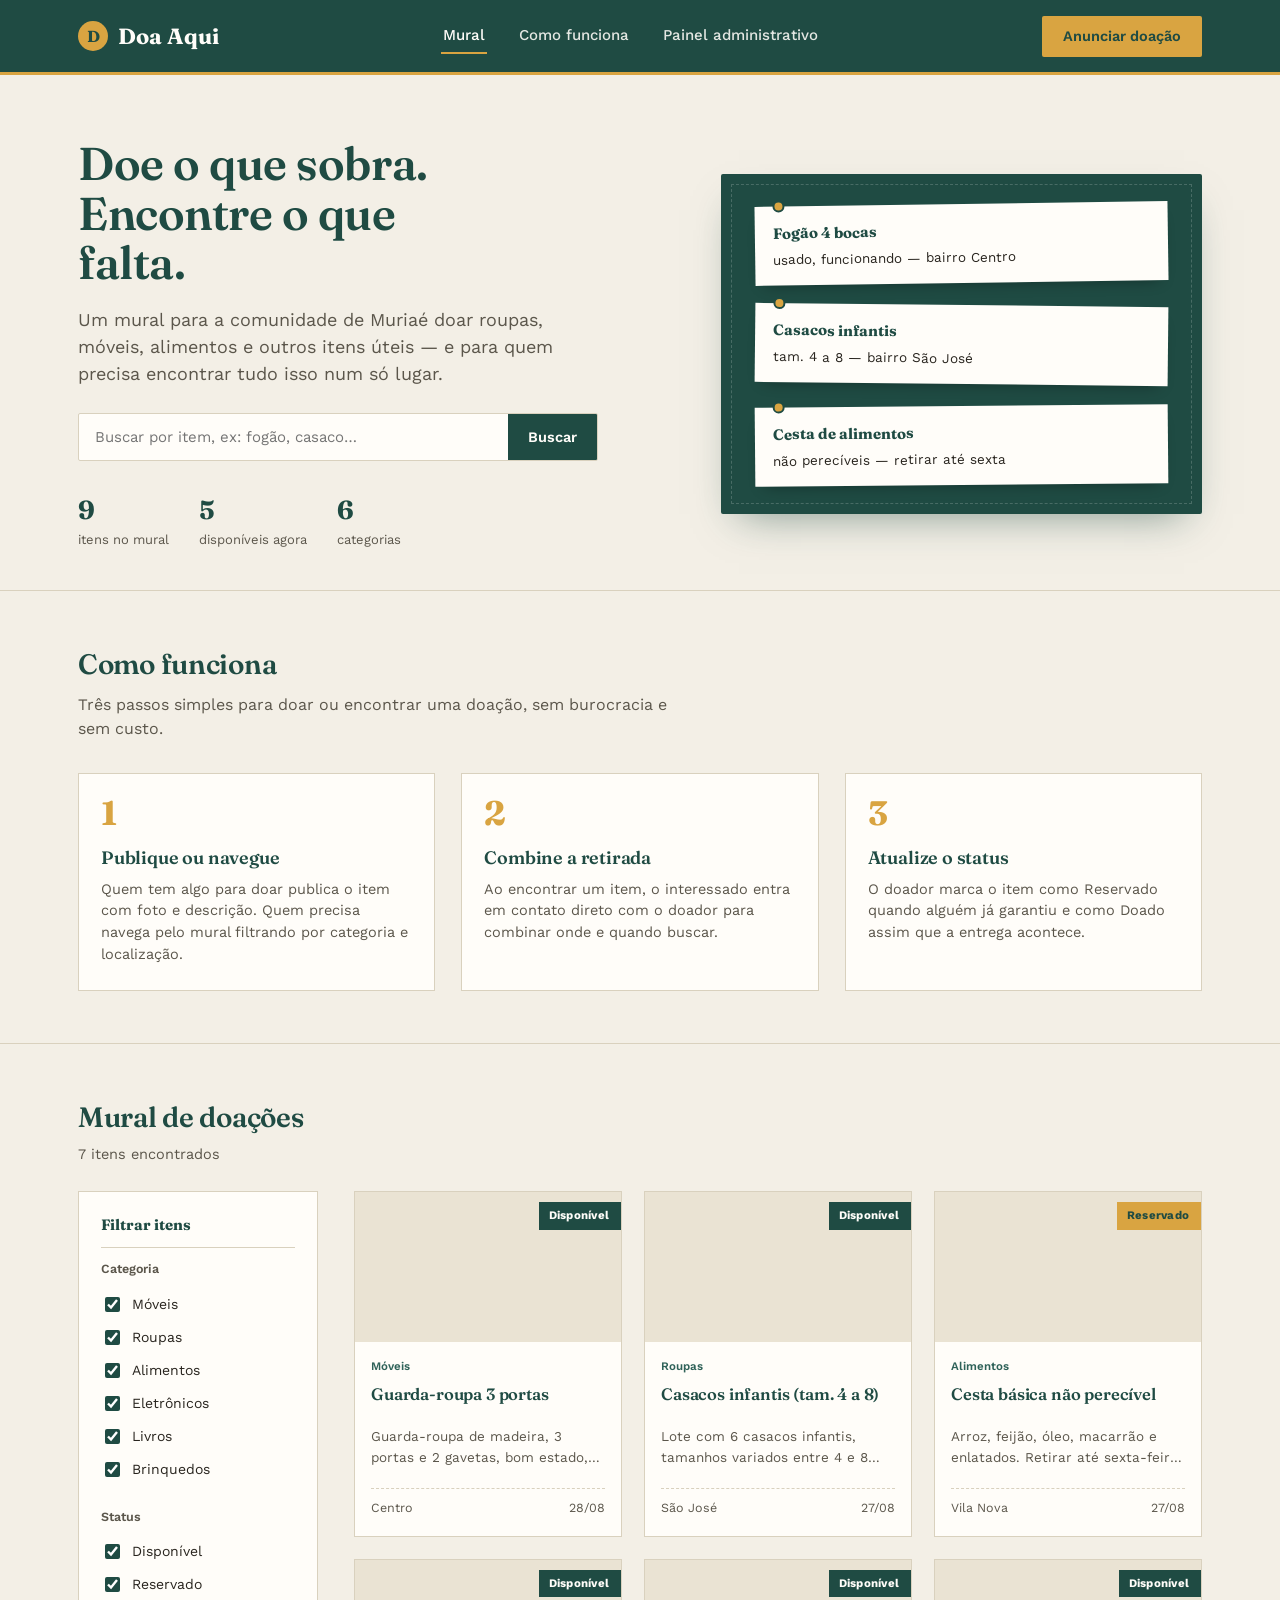
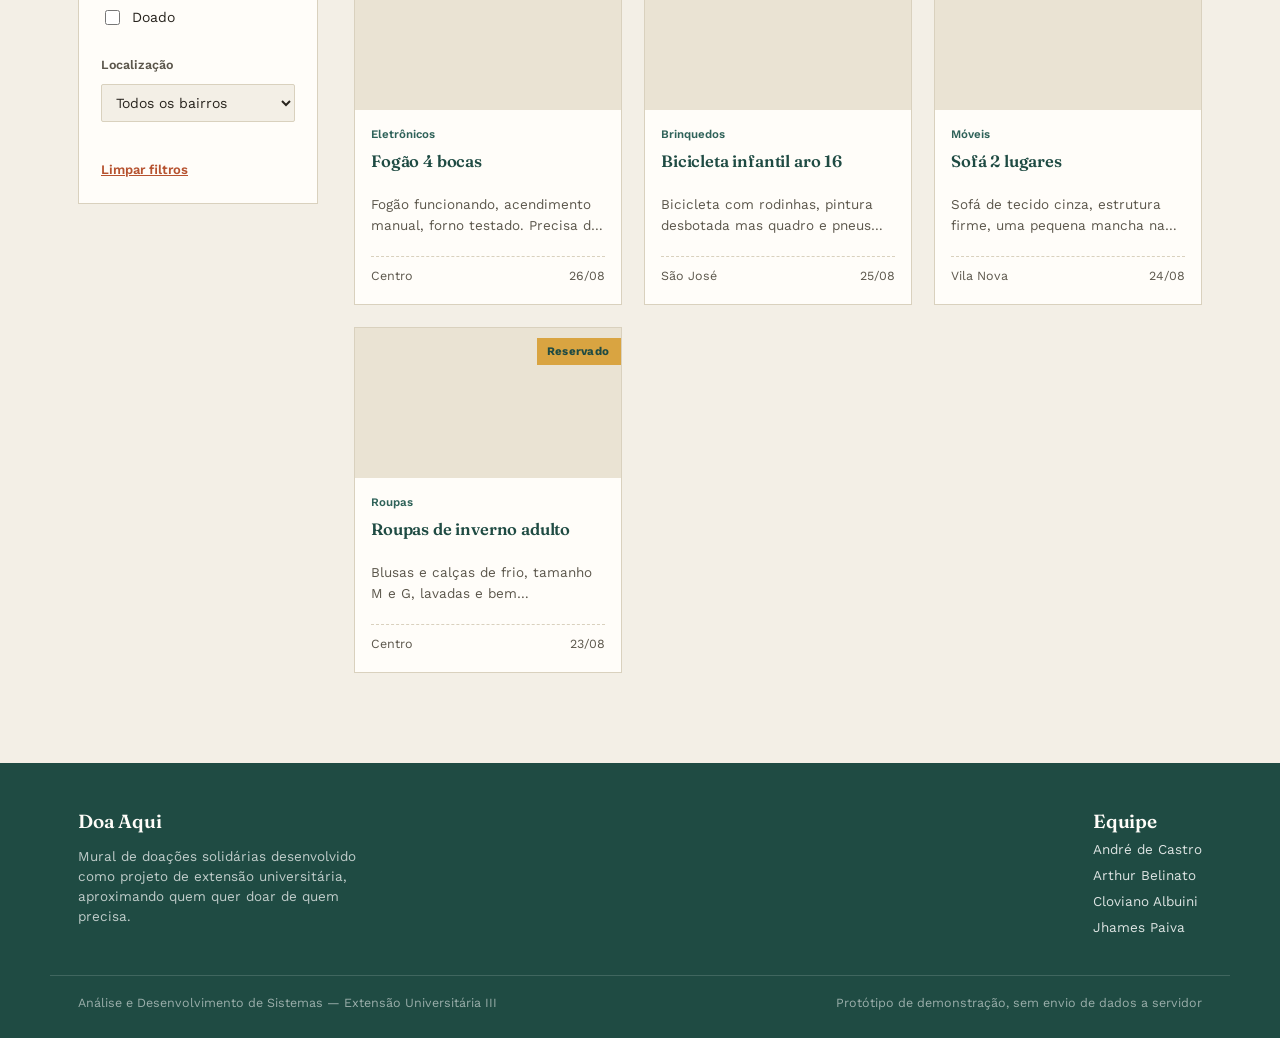
<file: index.html>
<!DOCTYPE html>
<html lang="pt-BR">
<head>
<meta charset="UTF-8">
<meta name="viewport" content="width=device-width, initial-scale=1.0">
<title>Doa Aqui — Mural de Doações Solidárias</title>
<link rel="preconnect" href="https://fonts.googleapis.com">
<link href="https://fonts.googleapis.com/css2?family=Fraunces:opsz,wght@9..144,500;9..144,600;9..144,700&family=Work+Sans:wght@400;500;600;700&display=swap" rel="stylesheet">
<link rel="stylesheet" href="css/base.css">
<link rel="stylesheet" href="css/cabecalho.css">
<link rel="stylesheet" href="css/hero.css">
<link rel="stylesheet" href="css/como-funciona.css">
<link rel="stylesheet" href="css/mural.css">
<link rel="stylesheet" href="css/modal.css">
<link rel="stylesheet" href="css/toast.css">
<link rel="stylesheet" href="css/rodape.css">
<link rel="stylesheet" href="css/responsivo.css">
</head>
<body>

<header class="site">
  <div class="wrap">
    <a href="index.html" class="logo"><span class="mark">D</span>Doa Aqui</a>
    <nav class="main">
      <a href="index.html" class="active">Mural</a>
      <a href="index.html#como-funciona">Como funciona</a>
      <a href="admin.html">Painel administrativo</a>
    </nav>
    <button class="btn btn-gold" id="btn-open-form">Anunciar doação</button>
  </div>
</header>

<main>

  <section class="hero">
    <div class="wrap hero-grid">
      <div>
        <h1>Doe o que sobra. Encontre o que falta.</h1>
        <p class="lead">Um mural para a comunidade de Muriaé doar roupas, móveis, alimentos e outros itens úteis — e para quem precisa encontrar tudo isso num só lugar.</p>
        <form class="search-box" id="search-form">
          <input type="text" id="search-input" placeholder="Buscar por item, ex: fogão, casaco…" aria-label="Buscar item">
          <button type="submit">Buscar</button>
        </form>
        <div class="stat-row">
          <div class="stat"><b id="stat-total">—</b><span>itens no mural</span></div>
          <div class="stat"><b id="stat-disponiveis">—</b><span>disponíveis agora</span></div>
          <div class="stat"><b>6</b><span>categorias</span></div>
        </div>
      </div>
      <div class="hero-board" aria-hidden="true">
        <div class="tag-note" style="--r:-0.8deg"><span class="pin"></span><b>Fogão 4 bocas</b>usado, funcionando — bairro Centro</div>
        <div class="tag-note" style="--r:0.6deg"><span class="pin"></span><b>Casacos infantis</b>tam. 4 a 8 — bairro São José</div>
        <div class="tag-note" style="--r:-0.5deg"><span class="pin"></span><b>Cesta de alimentos</b>não perecíveis — retirar até sexta</div>
      </div>
    </div>
  </section>

  <section class="how" id="como-funciona">
    <div class="wrap">
      <h2>Como funciona</h2>
      <p class="sub">Três passos simples para doar ou encontrar uma doação, sem burocracia e sem custo.</p>
      <div class="steps">
        <div class="step">
          <div class="num">1</div>
          <h3>Publique ou navegue</h3>
          <p>Quem tem algo para doar publica o item com foto e descrição. Quem precisa navega pelo mural filtrando por categoria e localização.</p>
        </div>
        <div class="step">
          <div class="num">2</div>
          <h3>Combine a retirada</h3>
          <p>Ao encontrar um item, o interessado entra em contato direto com o doador para combinar onde e quando buscar.</p>
        </div>
        <div class="step">
          <div class="num">3</div>
          <h3>Atualize o status</h3>
          <p>O doador marca o item como Reservado quando alguém já garantiu e como Doado assim que a entrega acontece.</p>
        </div>
      </div>
    </div>
  </section>

  <section class="mural" id="mural">
    <div class="wrap">
      <div class="mural-head">
        <div>
          <h2>Mural de doações</h2>
          <p id="results-count">Carregando itens…</p>
        </div>
      </div>
      <div class="mural-layout">
        <aside class="filters">
          <h4>Filtrar itens</h4>
          <div class="filter-group">
            <span class="label">Categoria</span>
            <div id="category-filters"></div>
          </div>
          <div class="filter-group">
            <span class="label">Status</span>
            <label class="chip-option"><input type="checkbox" class="status-filter" value="Disponível" checked> Disponível</label>
            <label class="chip-option"><input type="checkbox" class="status-filter" value="Reservado" checked> Reservado</label>
            <label class="chip-option"><input type="checkbox" class="status-filter" value="Doado"> Doado</label>
          </div>
          <div class="filter-group">
            <span class="label">Localização</span>
            <select class="filter-select" id="location-filter">
              <option value="">Todos os bairros</option>
            </select>
          </div>
          <button class="clear-filters" id="clear-filters">Limpar filtros</button>
        </aside>
        <div>
          <div class="grid" id="items-grid"></div>
        </div>
      </div>
    </div>
  </section>
</main>

<footer>
  <div class="wrap footer-grid">
    <div>
      <h3>Doa Aqui</h3>
      <p>Mural de doações solidárias desenvolvido como projeto de extensão universitária, aproximando quem quer doar de quem precisa.</p>
    </div>
    <div>
      <h3>Equipe</h3>
      <ul class="team-list">
        <li>André de Castro</li>
        <li>Arthur Belinato</li>
        <li>Cloviano Albuini</li>
        <li>Jhames Paiva</li>
      </ul>
    </div>
  </div>
  <div class="wrap foot-bottom">
    <span>Análise e Desenvolvimento de Sistemas — Extensão Universitária III</span>
    <span>Protótipo de demonstração, sem envio de dados a servidor</span>
  </div>
</footer>

<div class="overlay" id="detail-overlay">
  <div class="modal">
    <div class="modal-head">
      <h3>Detalhes do item</h3>
      <button class="modal-close" data-close>&times;</button>
    </div>
    <div class="modal-body" id="detail-body"></div>
  </div>
</div>

<div class="overlay" id="form-overlay">
  <div class="modal">
    <div class="modal-head">
      <h3>Anunciar uma doação</h3>
      <button class="modal-close" data-close>&times;</button>
    </div>
    <div class="modal-body">
      <form id="new-item-form">
        <div class="field">
          <label for="f-title">Nome do item</label>
          <input type="text" id="f-title" placeholder="Ex: Guarda-roupa 3 portas" required>
        </div>
        <div class="field-row">
          <div class="field">
            <label for="f-category">Categoria</label>
            <select id="f-category" required>
              <option value="">Selecione</option>
              <option>Roupas</option>
              <option>Móveis</option>
              <option>Alimentos</option>
              <option>Eletrônicos</option>
              <option>Livros</option>
              <option>Brinquedos</option>
            </select>
          </div>
          <div class="field">
            <label for="f-location">Bairro</label>
            <select id="f-location" required>
              <option value="">Selecione</option>
              <option>Centro</option>
              <option>São José</option>
              <option>Vila Nova</option>
              <option>Bela Vista</option>
            </select>
          </div>
        </div>
        <div class="field">
          <label for="f-desc">Descrição</label>
          <textarea id="f-desc" placeholder="Conte o estado do item e detalhes que ajudam quem for buscar" required></textarea>
        </div>
        <div class="field">
          <label>Foto do item</label>
          <div class="upload-box">
            <b>Arraste uma foto ou clique para escolher</b>
            por enquanto o mural ainda não exibe fotos dos itens
          </div>
        </div>
        <div class="field">
          <label for="f-contact">Contato (WhatsApp)</label>
          <input type="text" id="f-contact" placeholder="(32) 9____-____" required>
        </div>
        <p class="hint">Seu anúncio entra na fila de moderação e aparece no mural após aprovação.</p>
        <div class="modal-actions" style="margin-top:18px;">
          <button type="submit" class="btn btn-forest">Publicar doação</button>
          <button type="button" class="btn btn-ghost" data-close>Cancelar</button>
        </div>
      </form>
    </div>
  </div>
</div>

<div class="toast" id="toast"><span class="dot"></span><span id="toast-text"></span></div>

<script src="js/dados.js"></script>
<script src="js/armazenamento.js"></script>
<script src="js/utilitarios.js"></script>
<script src="js/modais.js"></script>
<script src="js/mural.js"></script>
<script src="js/detalhe.js"></script>
<script src="js/filtros.js"></script>
<script src="js/formulario.js"></script>
<script src="js/init-mural.js"></script>
</body>
</html>
</file>
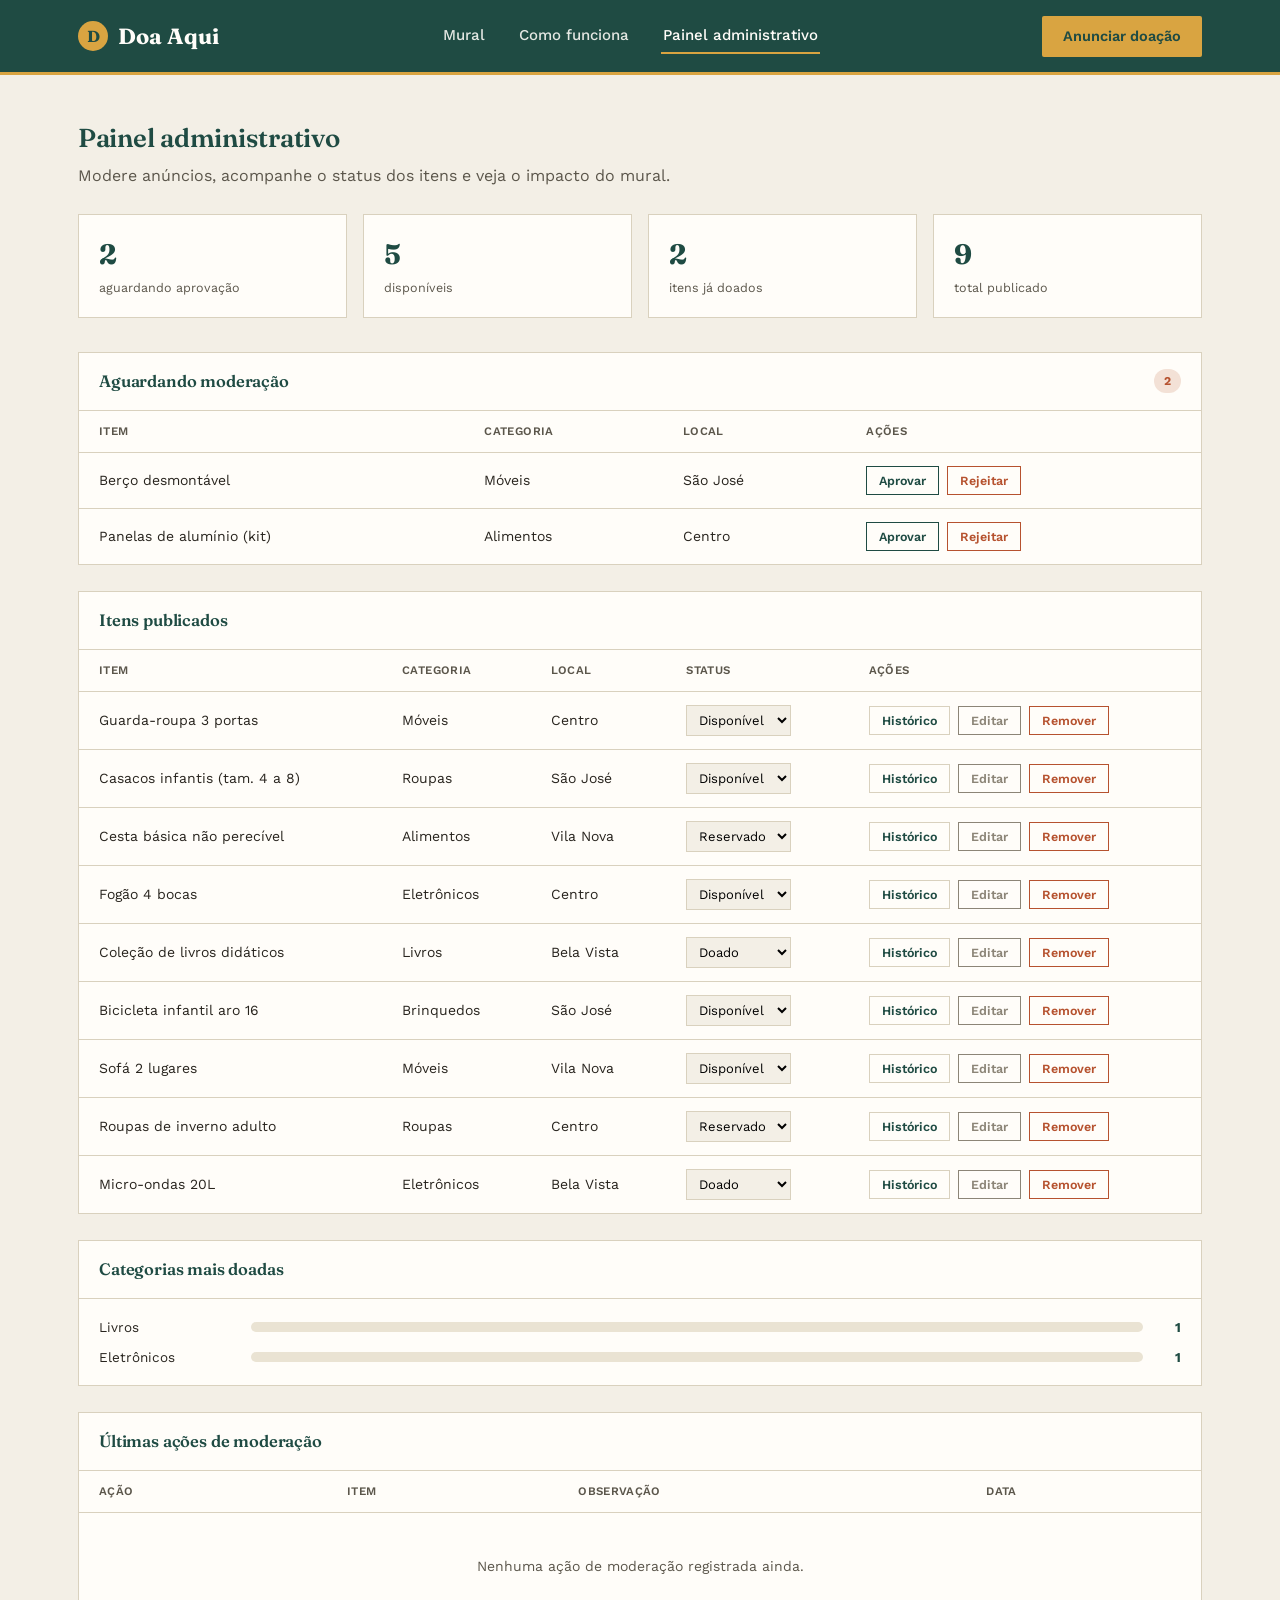
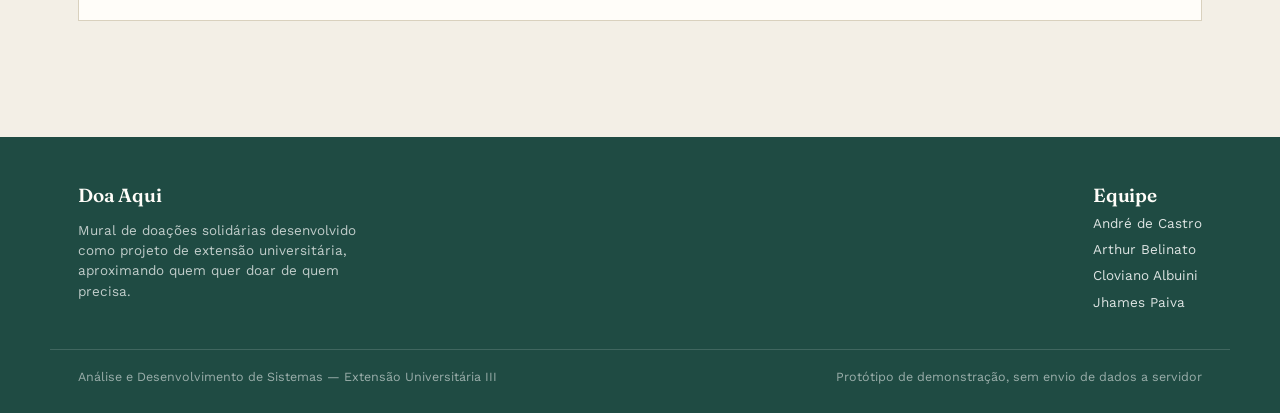
<file: admin.html>
<!DOCTYPE html>
<html lang="pt-BR">
<head>
<meta charset="UTF-8">
<meta name="viewport" content="width=device-width, initial-scale=1.0">
<title>Painel administrativo — Doa Aqui</title>
<link rel="preconnect" href="https://fonts.googleapis.com">
<link href="https://fonts.googleapis.com/css2?family=Fraunces:opsz,wght@9..144,500;9..144,600;9..144,700&family=Work+Sans:wght@400;500;600;700&display=swap" rel="stylesheet">
<link rel="stylesheet" href="css/base.css">
<link rel="stylesheet" href="css/cabecalho.css">
<link rel="stylesheet" href="css/modal.css">
<link rel="stylesheet" href="css/toast.css">
<link rel="stylesheet" href="css/admin.css">
<link rel="stylesheet" href="css/rodape.css">
<link rel="stylesheet" href="css/responsivo.css">
</head>
<body>

<header class="site">
  <div class="wrap">
    <a href="index.html" class="logo"><span class="mark">D</span>Doa Aqui</a>
    <nav class="main">
      <a href="index.html">Mural</a>
      <a href="index.html#como-funciona">Como funciona</a>
      <a href="admin.html" class="active">Painel administrativo</a>
    </nav>
    <button class="btn btn-gold" id="btn-open-form">Anunciar doação</button>
  </div>
</header>

<section class="admin-section">
  <div class="wrap">
    <div class="admin-head">
      <h2>Painel administrativo</h2>
      <p>Modere anúncios, acompanhe o status dos itens e veja o impacto do mural.</p>
    </div>
    <div class="admin-stats">
      <div class="admin-stat"><b id="a-stat-pend">—</b><span>aguardando aprovação</span></div>
      <div class="admin-stat"><b id="a-stat-disp">—</b><span>disponíveis</span></div>
      <div class="admin-stat"><b id="a-stat-doado">—</b><span>itens já doados</span></div>
      <div class="admin-stat"><b id="a-stat-total">—</b><span>total publicado</span></div>
    </div>

    <div class="admin-panel">
      <div class="admin-panel-head">
        <h3>Aguardando moderação</h3>
        <span class="count-badge" id="pending-count">0</span>
      </div>
      <table class="admin-table" id="pending-table">
        <thead><tr><th>Item</th><th>Categoria</th><th>Local</th><th>Ações</th></tr></thead>
        <tbody></tbody>
      </table>
    </div>

    <div class="admin-panel">
      <div class="admin-panel-head"><h3>Itens publicados</h3></div>
      <table class="admin-table" id="published-table">
        <thead><tr><th>Item</th><th>Categoria</th><th>Local</th><th>Status</th><th>Ações</th></tr></thead>
        <tbody></tbody>
      </table>
    </div>

    <div class="admin-panel">
      <div class="admin-panel-head"><h3>Categorias mais doadas</h3></div>
      <div class="admin-metric-list" id="top-categories"></div>
    </div>

    <div class="admin-panel">
      <div class="admin-panel-head"><h3>Últimas ações de moderação</h3></div>
      <table class="admin-table" id="log-table">
        <thead><tr><th>Ação</th><th>Item</th><th>Observação</th><th>Data</th></tr></thead>
        <tbody></tbody>
      </table>
    </div>
  </div>
</section>

<footer>
  <div class="wrap footer-grid">
    <div>
      <h3>Doa Aqui</h3>
      <p>Mural de doações solidárias desenvolvido como projeto de extensão universitária, aproximando quem quer doar de quem precisa.</p>
    </div>
    <div>
      <h3>Equipe</h3>
      <ul class="team-list">
        <li>André de Castro</li>
        <li>Arthur Belinato</li>
        <li>Cloviano Albuini</li>
        <li>Jhames Paiva</li>
      </ul>
    </div>
  </div>
  <div class="wrap foot-bottom">
    <span>Análise e Desenvolvimento de Sistemas — Extensão Universitária III</span>
    <span>Protótipo de demonstração, sem envio de dados a servidor</span>
  </div>
</footer>

<div class="overlay" id="form-overlay">
  <div class="modal">
    <div class="modal-head">
      <h3>Anunciar uma doação</h3>
      <button class="modal-close" data-close>&times;</button>
    </div>
    <div class="modal-body">
      <form id="new-item-form">
        <div class="field">
          <label for="f-title">Nome do item</label>
          <input type="text" id="f-title" placeholder="Ex: Guarda-roupa 3 portas" required>
        </div>
        <div class="field-row">
          <div class="field">
            <label for="f-category">Categoria</label>
            <select id="f-category" required>
              <option value="">Selecione</option>
              <option>Roupas</option>
              <option>Móveis</option>
              <option>Alimentos</option>
              <option>Eletrônicos</option>
              <option>Livros</option>
              <option>Brinquedos</option>
            </select>
          </div>
          <div class="field">
            <label for="f-location">Bairro</label>
            <select id="f-location" required>
              <option value="">Selecione</option>
              <option>Centro</option>
              <option>São José</option>
              <option>Vila Nova</option>
              <option>Bela Vista</option>
            </select>
          </div>
        </div>
        <div class="field">
          <label for="f-desc">Descrição</label>
          <textarea id="f-desc" placeholder="Conte o estado do item e detalhes que ajudam quem for buscar" required></textarea>
        </div>
        <div class="field">
          <label>Foto do item</label>
          <div class="upload-box">
            <b>Arraste uma foto ou clique para escolher</b>
            por enquanto o mural ainda não exibe fotos dos itens
          </div>
        </div>
        <div class="field">
          <label for="f-contact">Contato (WhatsApp)</label>
          <input type="text" id="f-contact" placeholder="(32) 9____-____" required>
        </div>
        <p class="hint">Seu anúncio entra na fila de moderação e aparece no mural após aprovação.</p>
        <div class="modal-actions" style="margin-top:18px;">
          <button type="submit" class="btn btn-forest">Publicar doação</button>
          <button type="button" class="btn btn-ghost" data-close>Cancelar</button>
        </div>
      </form>
    </div>
  </div>
</div>

<div class="overlay" id="edit-overlay">
  <div class="modal">
    <div class="modal-head">
      <h3>Editar item</h3>
      <button class="modal-close" data-close>&times;</button>
    </div>
    <div class="modal-body">
      <form id="edit-item-form">
        <input type="hidden" id="e-id">
        <div class="field">
          <label for="e-title">Nome do item</label>
          <input type="text" id="e-title" required>
        </div>
        <div class="field-row">
          <div class="field">
            <label for="e-category">Categoria</label>
            <select id="e-category" required>
              <option>Roupas</option>
              <option>Móveis</option>
              <option>Alimentos</option>
              <option>Eletrônicos</option>
              <option>Livros</option>
              <option>Brinquedos</option>
            </select>
          </div>
          <div class="field">
            <label for="e-location">Bairro</label>
            <select id="e-location" required>
              <option>Centro</option>
              <option>São José</option>
              <option>Vila Nova</option>
              <option>Bela Vista</option>
            </select>
          </div>
        </div>
        <div class="field">
          <label for="e-desc">Descrição</label>
          <textarea id="e-desc" required></textarea>
        </div>
        <div class="field">
          <label for="e-contact">Contato (WhatsApp)</label>
          <input type="text" id="e-contact" required>
        </div>
        <div class="modal-actions" style="margin-top:18px;">
          <button type="submit" class="btn btn-forest">Salvar alterações</button>
          <button type="button" class="btn btn-ghost" data-close>Cancelar</button>
        </div>
      </form>
    </div>
  </div>
</div>

<div class="overlay" id="reject-overlay">
  <div class="modal">
    <div class="modal-head">
      <h3>Rejeitar anúncio</h3>
      <button class="modal-close" data-close>&times;</button>
    </div>
    <div class="modal-body">
      <form id="reject-form">
        <input type="hidden" id="r-id">
        <div class="field">
          <label for="r-obs">Motivo (opcional)</label>
          <textarea id="r-obs" placeholder="Ex: foto não corresponde ao item, descrição incompleta…"></textarea>
        </div>
        <div class="modal-actions" style="margin-top:18px;">
          <button type="submit" class="btn btn-brick">Confirmar rejeição</button>
          <button type="button" class="btn btn-ghost" data-close>Cancelar</button>
        </div>
      </form>
    </div>
  </div>
</div>

<div class="overlay" id="history-overlay">
  <div class="modal">
    <div class="modal-head">
      <h3>Histórico de status</h3>
      <button class="modal-close" data-close>&times;</button>
    </div>
    <div class="modal-body" id="history-body"></div>
  </div>
</div>

<div class="toast" id="toast"><span class="dot"></span><span id="toast-text"></span></div>

<script src="js/dados.js"></script>
<script src="js/armazenamento.js"></script>
<script src="js/utilitarios.js"></script>
<script src="js/modais.js"></script>
<script src="js/formulario.js"></script>
<script src="js/admin.js"></script>
<script src="js/init-admin.js"></script>
</body>
</html>
</file>
<file: css/base.css>
:root{
    --forest:#1F4B43;
    --forest-light:#2F6259;
    --forest-pale:#E4ECE9;
    --gold:#D9A441;
    --gold-pale:#F6E8CB;
    --brick:#B6522F;
    --brick-pale:#F3E1D6;
    --gray:#8C8577;
    --gray-pale:#EAE6DD;
    --paper:#F3EFE6;
    --paper-alt:#EAE3D3;
    --ink:#28241E;
    --ink-soft:#5B564B;
    --line:#D9D1BE;
    --white:#FFFDF9;
    --radius:2px;
  }
  *{box-sizing:border-box;}
  html{scroll-behavior:smooth;}
  body{
    margin:0;
    background:var(--paper);
    color:var(--ink);
    font-family:'Work Sans',sans-serif;
    font-size:16px;
    line-height:1.5;
  }
  h1,h2,h3,.display{
    font-family:'Fraunces',serif;
    font-weight:600;
    color:var(--forest);
    margin:0;
    letter-spacing:-0.01em;
  }
  a{color:inherit;}
  button{font-family:inherit;cursor:pointer;}
  img{display:block;max-width:100%;}
  .wrap{max-width:1180px;margin:0 auto;padding:0 28px;}
  :focus-visible{outline:3px solid var(--gold);outline-offset:2px;}

  .btn{
    display:inline-flex;align-items:center;gap:8px;
    padding:11px 20px;border-radius:var(--radius);
    font-weight:600;font-size:14.5px;border:1.5px solid transparent;
    text-decoration:none;transition:transform .12s ease;
  }
  .btn:active{transform:translateY(1px);}
  .btn-gold{background:var(--gold);color:var(--forest);}
  .btn-gold:hover{background:#E4B25C;}
  .btn-outline{background:transparent;color:var(--white);border-color:rgba(255,255,255,.5);}
  .btn-outline:hover{border-color:var(--white);}
  .btn-forest{background:var(--forest);color:var(--white);}
  .btn-forest:hover{background:var(--forest-light);}
  .btn-ghost{background:transparent;color:var(--forest);border-color:var(--line);}
  .btn-ghost:hover{border-color:var(--forest);}
  .btn-brick{background:var(--brick);color:var(--white);}
  .btn-brick:hover{background:#9c4527;}
  .btn-sm{padding:8px 14px;font-size:13.5px;}
</file>
<file: css/cabecalho.css>
header.site{
    background:var(--forest);
    color:var(--white);
    position:sticky;top:0;z-index:40;
    border-bottom:3px solid var(--gold);
  }
  header.site .wrap{
    display:flex;align-items:center;justify-content:space-between;
    height:72px;
  }
  .logo{
    display:flex;align-items:center;gap:10px;
    font-family:'Fraunces',serif;font-weight:700;font-size:22px;color:var(--white);
    text-decoration:none;
  }
  .logo .mark{
    width:30px;height:30px;border-radius:50%;
    background:var(--gold);
    display:flex;align-items:center;justify-content:center;
    color:var(--forest);font-weight:700;font-size:16px;
  }
  nav.main{display:flex;align-items:center;gap:30px;}
  nav.main a{
    color:var(--white);text-decoration:none;font-size:15px;font-weight:500;
    opacity:.88;padding:6px 2px;border-bottom:2px solid transparent;
  }
  nav.main a:hover{opacity:1;border-color:var(--gold);}
  nav.main a.active{opacity:1;border-color:var(--gold);}
</file>
<file: css/hero.css>
.hero{padding:64px 0 40px;}
  .hero-grid{
    display:grid;grid-template-columns:1.1fr .9fr;gap:56px;align-items:center;
  }
  .hero h1{
    font-size:46px;line-height:1.08;max-width:11.5ch;
  }
  .hero p.lead{
    font-size:18px;color:var(--ink-soft);max-width:46ch;margin:18px 0 26px;
  }
  .search-box{
    display:flex;background:var(--white);border:1.5px solid var(--line);
    border-radius:var(--radius);overflow:hidden;max-width:520px;
  }
  .search-box input{
    flex:1;border:0;padding:14px 16px;font-size:15px;font-family:inherit;background:transparent;color:var(--ink);
  }
  .search-box input:focus{outline:none;}
  .search-box button{
    border:0;background:var(--forest);color:var(--white);padding:0 20px;font-weight:600;font-size:14.5px;
  }
  .search-box button:hover{background:var(--forest-light);}
  .stat-row{display:flex;gap:30px;margin-top:30px;flex-wrap:wrap;}
  .stat{display:flex;flex-direction:column;}
  .stat b{font-family:'Fraunces',serif;font-size:26px;color:var(--forest);font-weight:700;}
  .stat span{font-size:13px;color:var(--ink-soft);}

  .hero-board{
    background:var(--forest);
    border-radius:var(--radius);
    padding:30px 34px;
    position:relative;
    box-shadow:0 18px 40px -18px rgba(31,75,67,.55);
    display:flex;flex-direction:column;gap:22px;
  }
  .hero-board::before{
    content:"";position:absolute;inset:10px;border:1px dashed rgba(255,255,255,.18);
    pointer-events:none;
  }
  .tag-note{
    background:var(--white);color:var(--ink);padding:16px 18px;
    font-size:13.5px;position:relative;transform:rotate(var(--r,0deg));
    box-shadow:0 8px 16px -10px rgba(0,0,0,.45);
  }
  .tag-note b{display:block;font-family:'Fraunces',serif;font-size:15px;color:var(--forest);margin-bottom:4px;}
  .tag-note .pin{
    position:absolute;top:-6px;left:18px;width:12px;height:12px;border-radius:50%;
    background:var(--gold);border:2px solid var(--forest);
  }
</file>
<file: css/como-funciona.css>
.how{padding:52px 0;border-top:1px solid var(--line);border-bottom:1px solid var(--line);}
  .how h2{font-size:28px;margin-bottom:8px;}
  .how p.sub{color:var(--ink-soft);margin:0 0 32px;max-width:60ch;}
  .steps{display:grid;grid-template-columns:repeat(3,1fr);gap:26px;}
  .step{padding:22px 22px 24px;background:var(--white);border:1px solid var(--line);}
  .step .num{
    font-family:'Fraunces',serif;font-size:34px;color:var(--gold);font-weight:700;line-height:1;
  }
  .step h3{font-size:18px;margin:14px 0 8px;}
  .step p{margin:0;color:var(--ink-soft);font-size:14.5px;}
</file>
<file: css/mural.css>
.mural{padding:52px 0 70px;}
  .mural-head{display:flex;justify-content:space-between;align-items:flex-end;margin-bottom:26px;flex-wrap:wrap;gap:14px;}
  .mural-head h2{font-size:28px;}
  .mural-head p{color:var(--ink-soft);margin:6px 0 0;font-size:14.5px;}
  .mural-layout{display:grid;grid-template-columns:240px 1fr;gap:36px;align-items:flex-start;}

  .filters{
    background:var(--white);border:1px solid var(--line);padding:22px;position:sticky;top:92px;
  }
  .filters h4{
    font-family:'Fraunces',serif;font-size:15px;color:var(--forest);margin:0 0 12px;
    padding-bottom:10px;border-bottom:1px solid var(--line);
  }
  .filter-group{margin-bottom:22px;}
  .filter-group:last-child{margin-bottom:0;}
  .filter-group .label{font-size:12.5px;font-weight:600;color:var(--ink-soft);margin-bottom:9px;display:block;}
  .chip-option{
    display:flex;align-items:center;gap:9px;padding:6px 0;font-size:14px;cursor:pointer;color:var(--ink);
  }
  .chip-option input{accent-color:var(--forest);width:15px;height:15px;}
  select.filter-select{
    width:100%;padding:9px 10px;border:1px solid var(--line);background:var(--paper);
    font-family:inherit;font-size:14px;color:var(--ink);border-radius:var(--radius);
  }
  .clear-filters{
    margin-top:18px;background:none;border:none;color:var(--brick);font-size:13px;
    font-weight:600;padding:0;text-decoration:underline;
  }

  .grid{display:grid;grid-template-columns:repeat(3,1fr);gap:22px;}
  .card{
    background:var(--white);border:1px solid var(--line);cursor:pointer;
    display:flex;flex-direction:column;transition:box-shadow .15s ease,border-color .15s ease;
    position:relative;
  }
  .card:hover{box-shadow:0 14px 28px -18px rgba(40,36,30,.35);border-color:#c9c0a6;}
  .card .photo{
    height:150px;position:relative;overflow:hidden;background:var(--paper-alt);
  }
  .card .photo img{width:100%;height:100%;object-fit:cover;filter:saturate(.92) sepia(.06);}
  .status-tag{
    position:absolute;top:10px;right:0;padding:5px 12px 5px 10px;font-size:11.5px;
    font-weight:700;color:var(--white);letter-spacing:.02em;
  }
  .status-disponivel{background:var(--forest);}
  .status-reservado{background:var(--gold);color:var(--forest);}
  .status-doado{background:var(--gray);}
  .card .body{padding:16px 16px 18px;display:flex;flex-direction:column;gap:8px;flex:1;}
  .cat-label{font-size:11.5px;font-weight:600;color:var(--forest-light);}
  .card h3{font-size:16.5px;line-height:1.3;}
  .card .desc{font-size:13.5px;color:var(--ink-soft);flex:1;
    display:-webkit-box;-webkit-line-clamp:2;-webkit-box-orient:vertical;overflow:hidden;}
  .card .meta{
    display:flex;justify-content:space-between;align-items:center;font-size:12.5px;
    color:var(--ink-soft);padding-top:10px;border-top:1px dashed var(--line);
  }
  .new-badge{
    position:absolute;top:10px;left:10px;background:var(--brick);color:var(--white);
    font-size:10.5px;font-weight:700;padding:4px 8px;
  }
  .empty-state{
    grid-column:1/-1;text-align:center;padding:60px 20px;color:var(--ink-soft);
    background:var(--white);border:1px dashed var(--line);
  }
  .empty-state b{display:block;color:var(--forest);font-family:'Fraunces',serif;font-size:19px;margin-bottom:6px;}
</file>
<file: css/modal.css>
.overlay{
    position:fixed;inset:0;background:rgba(20,18,14,.55);display:none;
    align-items:flex-start;justify-content:center;z-index:100;padding:40px 20px;overflow-y:auto;
  }
  .overlay.open{display:flex;}
  .modal{
    background:var(--white);max-width:600px;width:100%;margin-top:20px;
    box-shadow:0 30px 60px -20px rgba(0,0,0,.4);
  }
  .modal-head{
    display:flex;justify-content:space-between;align-items:center;padding:18px 22px;
    border-bottom:1px solid var(--line);
  }
  .modal-head h3{font-size:19px;}
  .modal-close{
    background:none;border:none;font-size:22px;line-height:1;color:var(--ink-soft);padding:4px;
  }
  .modal-close:hover{color:var(--brick);}
  .modal-body{padding:22px;}
  .detail-photo{height:230px;background:var(--paper-alt);margin-bottom:18px;overflow:hidden;}
  .detail-photo img{width:100%;height:100%;object-fit:cover;filter:saturate(.92) sepia(.06);}
  .detail-tags{display:flex;gap:8px;margin-bottom:12px;flex-wrap:wrap;}
  .pill{font-size:12px;font-weight:600;padding:5px 11px;border-radius:20px;}
  .pill-cat{background:var(--forest-pale);color:var(--forest);}
  .pill-status-disponivel{background:var(--forest);color:var(--white);}
  .pill-status-reservado{background:var(--gold-pale);color:#8a6113;}
  .pill-status-doado{background:var(--gray-pale);color:var(--gray);}
  .detail-desc{font-size:14.5px;color:var(--ink);line-height:1.6;margin-bottom:16px;}
  .detail-meta{
    display:grid;grid-template-columns:1fr 1fr;gap:12px;font-size:13.5px;color:var(--ink-soft);
    background:var(--paper);padding:14px;margin-bottom:18px;border:1px solid var(--line);
  }
  .detail-meta b{display:block;color:var(--ink);font-size:14px;}
  .modal-actions{display:flex;gap:10px;}

  .field{margin-bottom:16px;}
  .field label{display:block;font-size:13px;font-weight:600;color:var(--ink);margin-bottom:6px;}
  .field input[type=text],.field textarea,.field select{
    width:100%;padding:11px 12px;border:1px solid var(--line);background:var(--paper);
    font-family:inherit;font-size:14.5px;color:var(--ink);border-radius:var(--radius);
  }
  .field textarea{resize:vertical;min-height:80px;}
  .field-row{display:grid;grid-template-columns:1fr 1fr;gap:14px;}
  .upload-box{
    border:1.5px dashed var(--line);padding:22px;text-align:center;color:var(--ink-soft);
    font-size:13.5px;background:var(--paper);
  }
  .upload-box b{display:block;color:var(--forest);margin-bottom:4px;font-size:14px;}
  .hint{font-size:12.5px;color:var(--ink-soft);margin-top:5px;}
</file>
<file: css/toast.css>
.toast{
    position:fixed;bottom:24px;left:50%;transform:translateX(-50%) translateY(20px);
    background:var(--forest);color:var(--white);padding:14px 22px;font-size:14px;font-weight:500;
    box-shadow:0 12px 30px -10px rgba(0,0,0,.4);opacity:0;transition:all .25s ease;z-index:200;
    display:flex;align-items:center;gap:10px;
  }
  .toast.show{opacity:1;transform:translateX(-50%) translateY(0);}
  .toast .dot{width:8px;height:8px;border-radius:50%;background:var(--gold);flex-shrink:0;}
</file>
<file: css/rodape.css>
footer{background:var(--forest);color:var(--white);padding:44px 0 26px;margin-top:20px;}
  .footer-grid{display:flex;justify-content:space-between;gap:30px;flex-wrap:wrap;}
  footer h3{color:var(--white);font-size:19px;}
  footer p{color:rgba(255,255,255,.72);font-size:13.5px;max-width:36ch;margin:10px 0 0;}
  .team-list{list-style:none;margin:0;padding:0;font-size:13.5px;color:rgba(255,255,255,.85);}
  .team-list li{padding:3px 0;}
  .foot-bottom{
    margin-top:34px;padding-top:18px;border-top:1px solid rgba(255,255,255,.15);
    font-size:12.5px;color:rgba(255,255,255,.55);display:flex;justify-content:space-between;flex-wrap:wrap;gap:8px;
  }
</file>
<file: css/responsivo.css>
@media (max-width:920px){
    .hero-grid{grid-template-columns:1fr;}
    .steps{grid-template-columns:1fr;}
    .mural-layout{grid-template-columns:1fr;}
    .filters{position:static;}
    .grid{grid-template-columns:repeat(2,1fr);}
    .admin-stats{grid-template-columns:repeat(2,1fr);}
    nav.main{display:none;}
  }
  @media (max-width:600px){
    .hero h1{font-size:34px;}
    .grid{grid-template-columns:1fr;}
    .field-row{grid-template-columns:1fr;}
    .admin-stats{grid-template-columns:1fr 1fr;}
    table.admin-table{font-size:12px;}
    table.admin-table th:nth-child(3),table.admin-table td:nth-child(3){display:none;}
  }
  @media (prefers-reduced-motion:reduce){
    html{scroll-behavior:auto;}
    *{transition:none !important;}
  }
</file>
<file: css/admin.css>
.admin-section{padding:44px 0 70px;}
  .admin-head{margin-bottom:26px;}
  .admin-head h2{font-size:26px;}
  .admin-head p{color:var(--ink-soft);margin:6px 0 0;}
  .admin-stats{display:grid;grid-template-columns:repeat(4,1fr);gap:16px;margin-bottom:34px;}
  .admin-stat{background:var(--white);border:1px solid var(--line);padding:18px 20px;}
  .admin-stat b{display:block;font-family:'Fraunces',serif;font-size:28px;color:var(--forest);}
  .admin-stat span{font-size:12.5px;color:var(--ink-soft);}
  .admin-panel{background:var(--white);border:1px solid var(--line);margin-bottom:26px;}
  .admin-panel-head{
    padding:16px 20px;border-bottom:1px solid var(--line);display:flex;justify-content:space-between;align-items:center;
  }
  .admin-panel-head h3{font-size:16.5px;}
  .count-badge{background:var(--brick-pale);color:var(--brick);font-size:12px;font-weight:700;padding:3px 10px;border-radius:20px;}
  table.admin-table{width:100%;border-collapse:collapse;}
  table.admin-table th{
    text-align:left;font-size:11.5px;text-transform:uppercase;letter-spacing:.03em;color:var(--ink-soft);
    padding:12px 20px;border-bottom:1px solid var(--line);font-weight:600;
  }
  table.admin-table td{padding:13px 20px;border-bottom:1px solid var(--line);font-size:14px;vertical-align:middle;}
  table.admin-table tr:last-child td{border-bottom:none;}
  .row-item{display:flex;align-items:center;gap:12px;}
  .row-thumb{width:42px;height:42px;background:var(--paper-alt);flex-shrink:0;overflow:hidden;}
  .row-thumb img{width:100%;height:100%;object-fit:cover;}
  .row-actions{display:flex;gap:8px;}
  .icon-btn{
    border:1px solid var(--line);background:var(--white);padding:6px 12px;font-size:12.5px;font-weight:600;
  }
  .icon-btn.approve{color:var(--forest);border-color:var(--forest);}
  .icon-btn.approve:hover{background:var(--forest);color:var(--white);}
  .icon-btn.reject{color:var(--brick);border-color:var(--brick);}
  .icon-btn.reject:hover{background:var(--brick);color:var(--white);}
  select.status-select{
    border:1px solid var(--line);padding:6px 8px;font-family:inherit;font-size:13px;background:var(--paper);
  }
  .empty-admin{padding:30px 20px;color:var(--ink-soft);font-size:14px;text-align:center;}

  .icon-btn.edit{color:var(--gray);border-color:var(--gray);}
  .icon-btn.edit:hover{background:var(--gray);color:var(--white);}
  .icon-btn.remove{color:var(--brick);border-color:var(--brick);}
  .icon-btn.remove:hover{background:var(--brick);color:var(--white);}
  .icon-btn.history{color:var(--forest);border-color:var(--line);}
  .icon-btn.history:hover{border-color:var(--forest);}

  .admin-metric-list{padding:18px 20px;display:flex;flex-direction:column;gap:10px;}
  .metric-row{display:flex;align-items:center;gap:12px;}
  .metric-row .metric-label{width:140px;flex-shrink:0;font-size:13.5px;color:var(--ink);}
  .metric-row .metric-bar-track{flex:1;height:10px;background:var(--paper-alt);border-radius:20px;overflow:hidden;}
  .metric-row .metric-bar-fill{height:100%;background:var(--forest);border-radius:20px;}
  .metric-row .metric-count{width:26px;text-align:right;font-weight:700;color:var(--forest);font-size:13.5px;}

  .acao-badge{font-size:11px;font-weight:700;padding:3px 9px;border-radius:20px;white-space:nowrap;}
  .acao-badge.Aprovado{background:var(--forest-pale);color:var(--forest);}
  .acao-badge.Rejeitado{background:var(--brick-pale);color:var(--brick);}
  .acao-badge.Editado{background:var(--gold-pale);color:#8a6113;}
  .acao-badge.Removido{background:var(--gray-pale);color:var(--gray);}

  .history-list{list-style:none;margin:0;padding:0;display:flex;flex-direction:column;gap:10px;}
  .history-list li{padding:10px 12px;background:var(--paper);border:1px solid var(--line);font-size:13.5px;display:flex;justify-content:space-between;gap:10px;}
</file>
